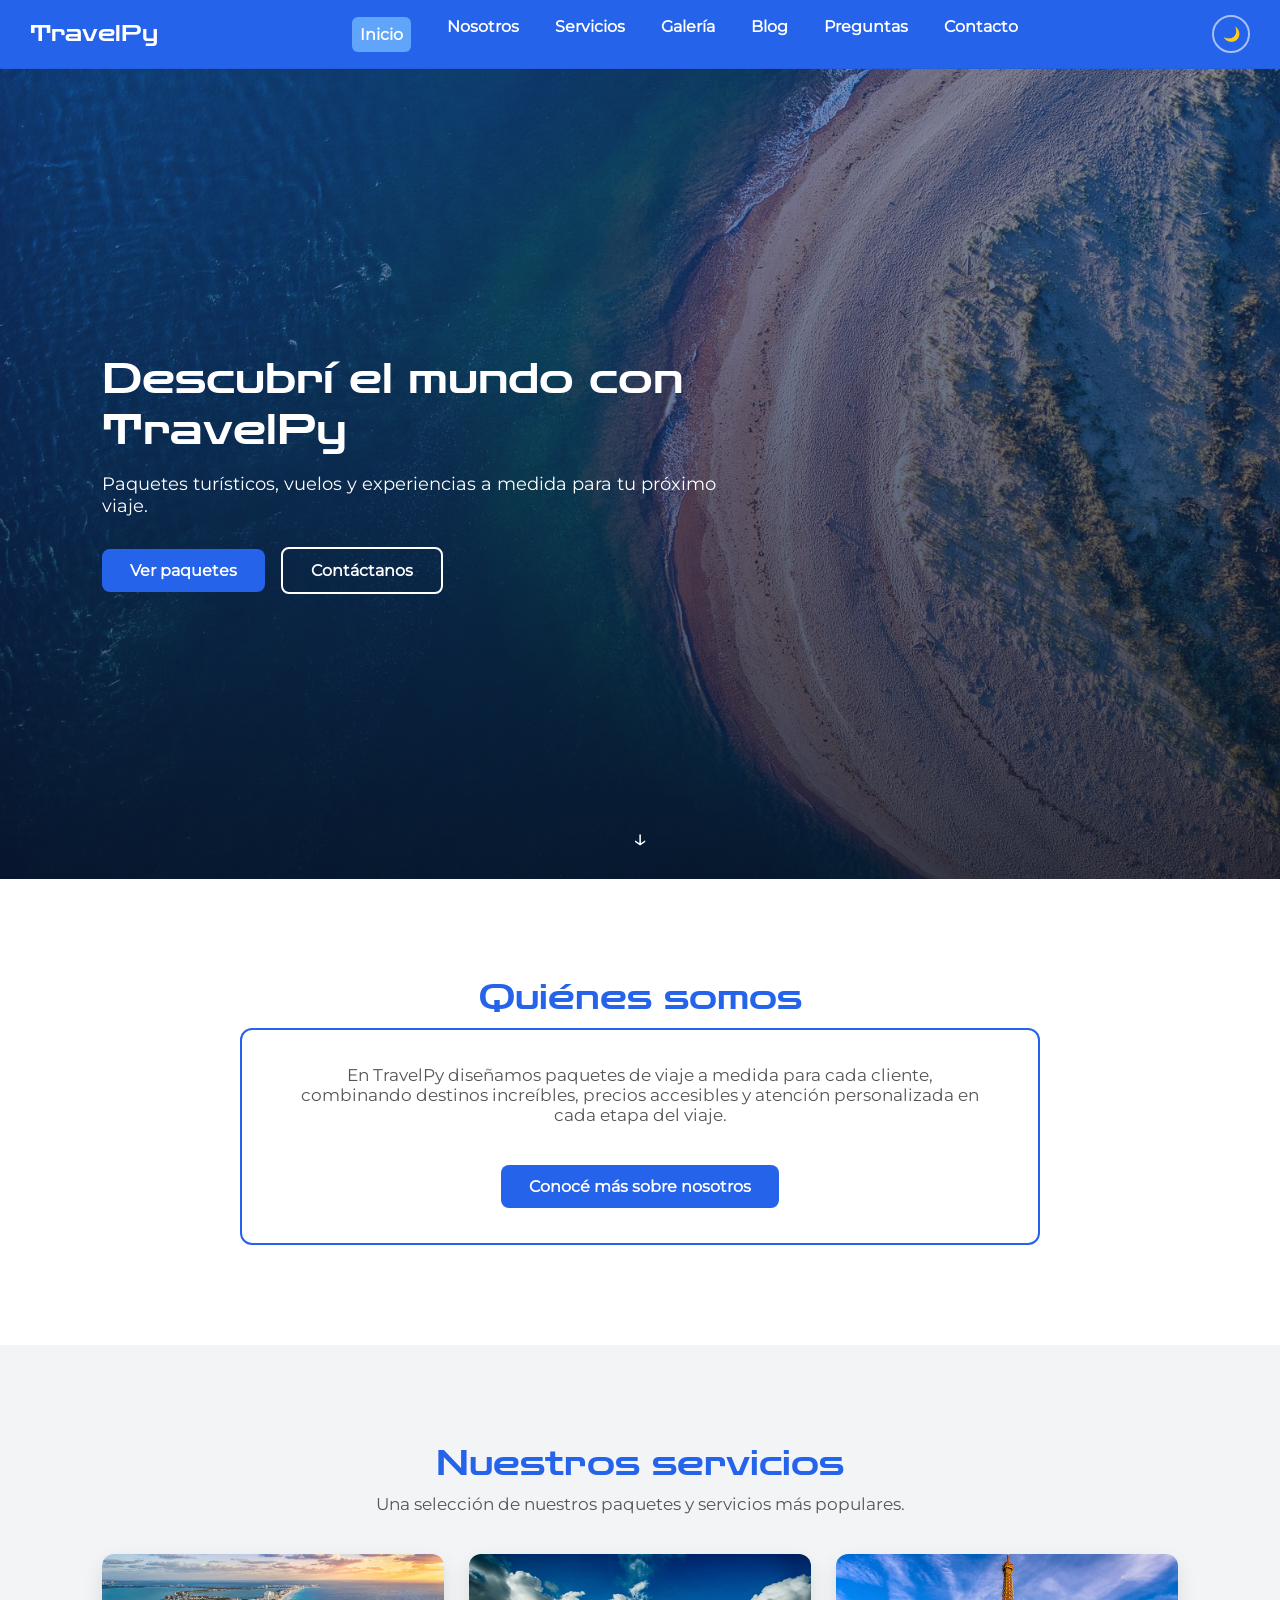
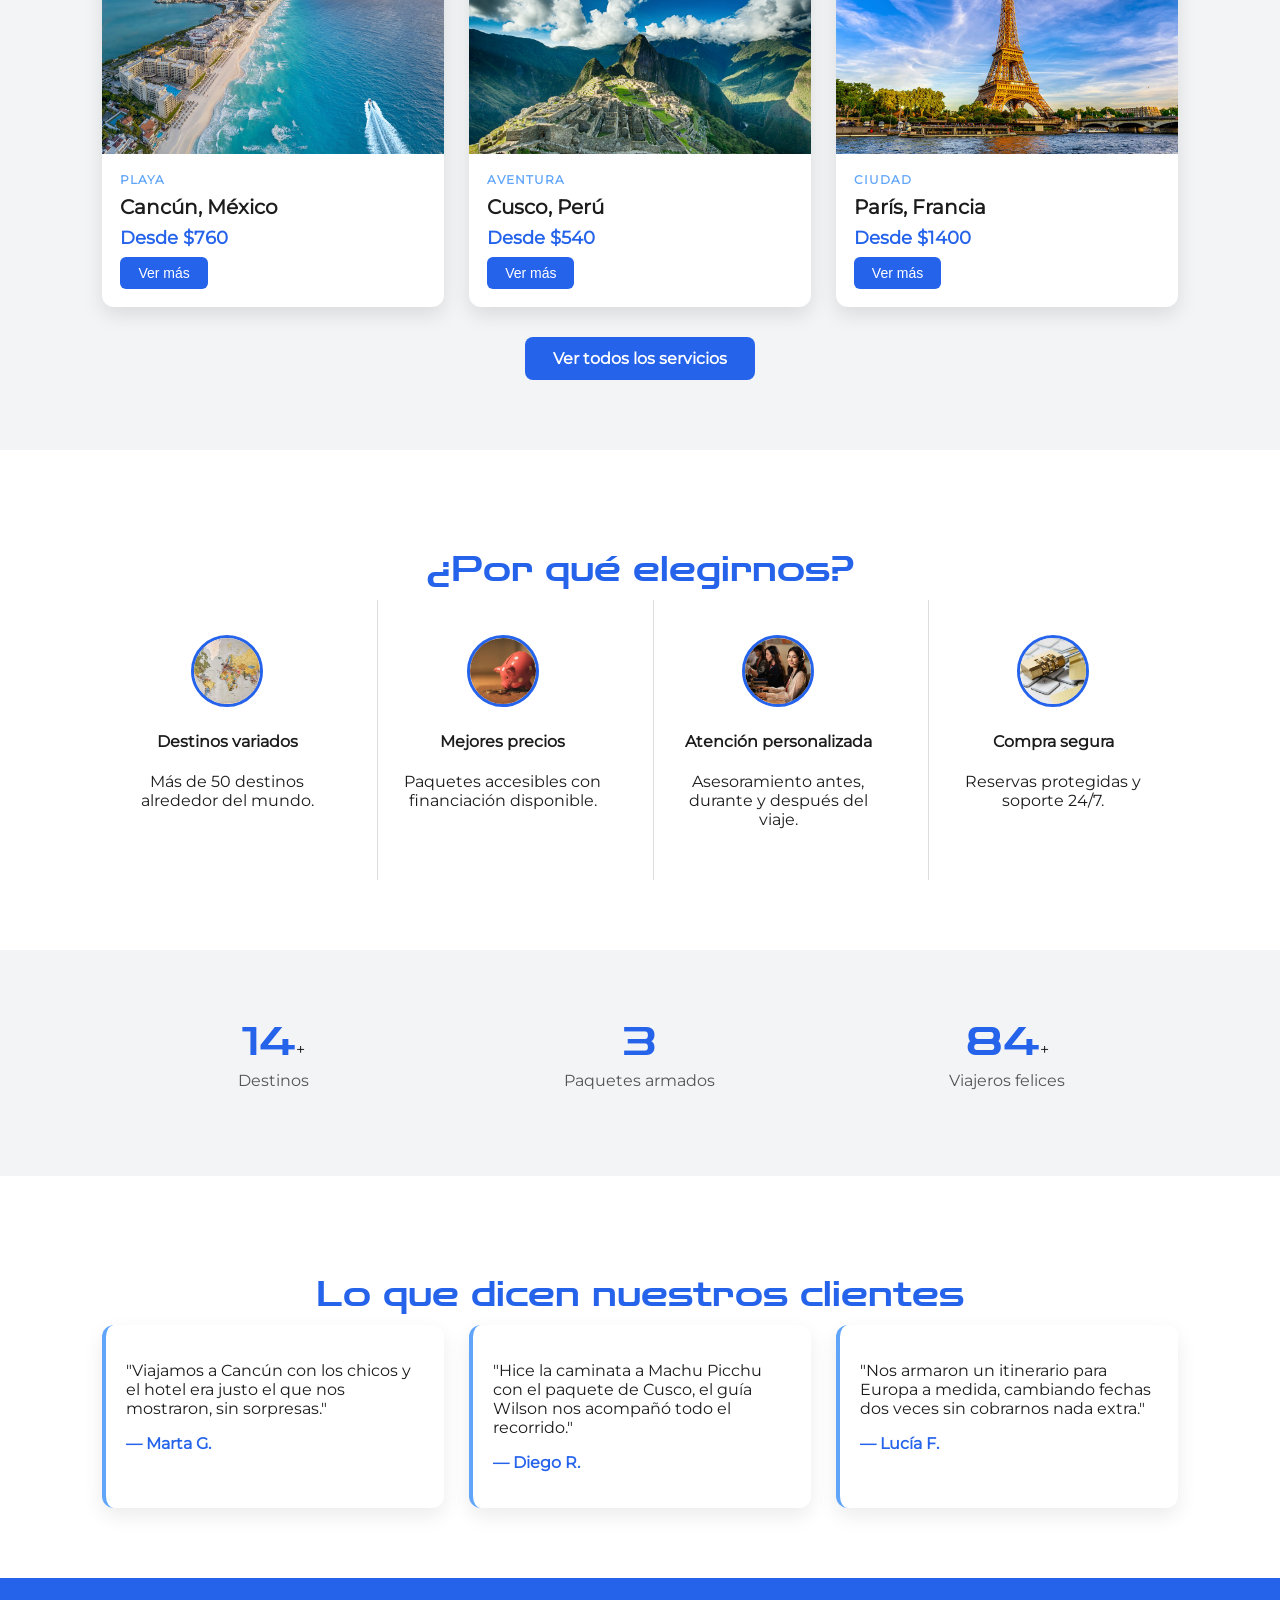
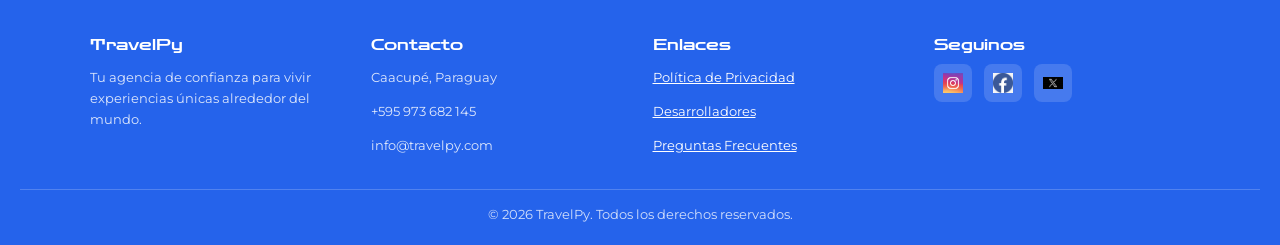
<file: index.html>
<!DOCTYPE html>
<html lang="es">
<head>
  <meta charset="UTF-8">
  <meta name="viewport" content="width=device-width, initial-scale=1.0">
  <title>TravelPy | Agencia de Viajes</title>
  <meta name="description" content="TravelPy, tu agencia de viajes de confianza. Paquetes turísticos, vuelos y experiencias únicas alrededor del mundo.">
  <link rel="stylesheet" href="CSS/styles.css">
</head>
<body>

<header>
  <a href="index.html" class="logo">TravelPy</a>

  <nav class="menu-pc">
    <a href="index.html" class="activo">Inicio</a>
    <a href="nosotros.html">Nosotros</a>
    <a href="servicios.html">Servicios</a>
    <a href="galeria.html">Galería</a>
    <a href="blog.html">Blog</a>
    <a href="faq.html">Preguntas</a>
    <a href="contacto.html">Contacto</a>
  </nav>

  <!-- checkbox oculto para abrir/cerrar el menu en celu,  -->
  <input type="checkbox" id="menu-boton">
  <label class="menu-boton" for="menu-boton">
    <span></span><span></span><span></span>
  </label>
  <nav class="menu-lateral">
    <label for="menu-boton" class="cerrar-menu">✖</label>
    <a href="index.html" class="activo">Inicio</a>
    <a href="nosotros.html">Nosotros</a>
    <a href="servicios.html">Servicios</a>
    <a href="galeria.html">Galería</a>
    <a href="blog.html">Blog</a>
    <a href="faq.html">Preguntas</a>
    <a href="contacto.html">Contacto</a>
  </nav>

  <button class="temas" onclick="cambiarmodo()" aria-label="Cambiar modo claro/oscuro"></button>
</header>

<!-- Banner principal, rota 4 fotos de fondo con css  -->
<section class="portada" id="Inicio">
  <img src="IMG/banner-playa.jpg" alt="" class="portada-media">
  <img src="IMG/banner-ciudad.jpg" alt="" class="portada-media">
  <img src="IMG/banner-montana.jpg" alt="" class="portada-media">
  <img src="IMG/banner-desierto.jpg" alt="" class="portada-media">
  <div class="portada-info">
    <span class="eslogan">Descubrí el mundo con TravelPy</span>
    <p>Paquetes turísticos, vuelos y experiencias a medida para tu próximo viaje.</p>
    <a href="servicios.html" class="boton">Ver paquetes</a>
    <a href="contacto.html" class="boton boton-borde boton-separado">Contáctanos</a>
  </div>
  <a href="#Servicios" class="scroll-abajo" aria-label="Bajar a servicios">&darr;</a>
</section>

<!-- Presentación   del negocio pero breve nomas -->
<section class="aparecer">
  <h2 class="titulo-seccion">Quiénes somos</h2>
  <div class="cuadro-destacado">
    <p class="subtitulo-seccion">
      En TravelPy diseñamos paquetes de viaje a medida para cada cliente,
       combinando destinos increíbles, precios accesibles y atención personalizada en cada etapa del viaje.
    </p>
    <a href="nosotros.html" class="boton">Conocé más sobre nosotros</a>
  </div>
</section>

<!-- Resumen de servicios/productos -->
<section class="fondo-gris aparecer" id="Servicios">
  <h2 class="titulo-seccion">Nuestros servicios</h2>
  <p class="subtitulo-seccion">Una selección de nuestros paquetes y servicios más populares.</p>

  <div class="cuadricula">
    <div class="tarjeta">
      <img src="IMG/galeria/viaje5.jpg" alt="Cancún, México">
      <div class="tarjeta-info">
        <span class="categoria">Playa</span>
        <h4>Cancún, México</h4>
        <p class="precio">Desde $760</p>
        <button class="boton-tarjeta ver-mas"
          data-nombre="Cancún, México"
          data-descripcion="Hotel familiar con parque acuático para los chicos, 6 días todo incluido."
          data-precio="$760 por persona">
          Ver más
        </button>
      </div>
    </div>

    <div class="tarjeta">
      <img src="IMG/galeria/viaje10.jpg" alt="Cusco, Perú">
      <div class="tarjeta-info">
        <span class="categoria">Aventura</span>
        <h4>Cusco, Perú</h4>
        <p class="precio">Desde $540</p>
        <button class="boton-tarjeta ver-mas"
          data-nombre="Cusco, Perú"
          data-descripcion="Caminata hasta Machu Picchu en 5 días, con guía y equipo de montaña incluidos."
          data-precio="$540 por persona">
          Ver más
        </button>
      </div>
    </div>

    <div class="tarjeta">
      <img src="IMG/galeria/viaje9.jpg" alt="París, Francia">
      <div class="tarjeta-info">
        <span class="categoria">Ciudad</span>
        <h4>París, Francia</h4>
        <p class="precio">Desde $1400</p>
        <button class="boton-tarjeta ver-mas"
          data-nombre="París, Francia"
          data-descripcion="Hotel cerca de la Torre Eiffel y entrada al Museo del Louvre, 7 días de recorrido."
          data-precio="$1400 por persona">
          Ver más
        </button>
      </div>
    </div>
  </div>

  <div class="centrado espacio-arriba">
    <a href="servicios.html" class="boton">Ver todos los servicios</a>
  </div>
</section>

<div id="modalServicio" class="modal">
  <div class="modal-contenido">
    <button class="modal-cerrar" data-modal-close>&times;</button>
    <h3 id="servicioTitulo"></h3>
    <p id="servicioDescripcion"></p>
    <p id="servicioPrecio" class="precio"></p>
  </div>
</div>

<!-- Beneficios o   ventajas -->
<section class="aparecer">
  <h2 class="titulo-seccion">¿Por qué elegirnos?</h2>
  <div class="beneficios">
    <div class="beneficio">
      <div class="icono"><img src="IMG/icono-destinos.jpg" alt="Mapa del mundo"></div>
      <h4>Destinos variados</h4>
      <p>Más de 50 destinos alrededor del mundo.</p>
    </div>
    <div class="beneficio">
      <div class="icono"><img src="IMG/icono-precios.jpg" alt="Alcancía con monedas"></div>
      <h4>Mejores precios</h4>
      <p>Paquetes accesibles con financiación disponible.</p>
    </div>
    <div class="beneficio">
      <div class="icono"><img src="IMG/icono-atencion.jpg" alt="Agente atendiendo a un cliente"></div>
      <h4>Atención personalizada</h4>
      <p>Asesoramiento antes, durante y después del viaje.</p>
    </div>
    <div class="beneficio">
      <div class="icono"><img src="IMG/icono-seguridad.jpg" alt="Candado sobre un teclado"></div>
      <h4>Compra segura</h4>
      <p>Reservas protegidas y soporte 24/7.</p>
    </div>
  </div>
</section>

<!-- Cifras, los numeros suben animados con js cuando entran en pantalla -->
<section class="fondo-gris aparecer">
  <div class="cifras">
    <div class="cifra">
      <span><span class="numero" data-hasta="50">0</span>+</span>
      <p>Destinos</p>
    </div>
    <div class="cifra">
      <span class="numero" data-hasta="12">0</span>
      <p>Paquetes armados</p>
    </div>
    <div class="cifra">
      <span><span class="numero" data-hasta="300">0</span>+</span>
      <p>Viajeros felices</p>
    </div>
  </div>
</section>

<!-- Testimonios -->
<section class="aparecer">
  <h2 class="titulo-seccion">Lo que dicen nuestros clientes</h2>
  <div class="testimonios">
    <div class="testimonio">
      <p>"Viajamos a Cancún con los chicos y el hotel era justo el que nos mostraron, sin sorpresas."</p>
      <p class="autor">— Marta G.</p>
    </div>
    <div class="testimonio">
      <p>"Hice la caminata a Machu Picchu con el paquete de Cusco, el guía Wilson nos acompañó todo el recorrido."</p>
      <p class="autor">— Diego R.</p>
    </div>
    <div class="testimonio">
      <p>"Nos armaron un itinerario para Europa a medida, cambiando fechas dos veces sin cobrarnos nada extra."</p>
      <p class="autor">— Lucía F.</p>
    </div>
  </div>
</section>
<!-- footer -->
<footer>
  <div class="footer-cuadricula">
    <div>
      <h5>TravelPy</h5>
      <p class="texto-pie">Tu agencia de confianza para vivir experiencias únicas alrededor del mundo.</p>
    </div>
    <div>
      <h5>Contacto</h5>
      <p class="texto-pie">Caacupé, Paraguay</p>
      <p class="texto-pie">+595 973 682 145</p>
      <p class="texto-pie">info@travelpy.com</p>
    </div>
    <div>
      <h5>Enlaces</h5>
      <p class="texto-pie"><a href="privacidad.html">Política de Privacidad</a></p>
      <p class="texto-pie"><a href="desarrolladores.html">Desarrolladores</a></p>
      <p class="texto-pie"><a href="faq.html">Preguntas Frecuentes</a></p>
    </div>
    <div>
      <h5>Seguinos</h5>
      <div class="redes">
        <a href="https://instagram.com/travelpy" aria-label="Instagram"><img src="IMG/logo-instagram.png" alt="Instagram"></a>
        <a href="https://facebook.com/travelpy" aria-label="Facebook"><img src="IMG/logo-facebook.png" alt="Facebook"></a>
        <a href="https://x.com/travelpy" aria-label="X"><img src="IMG/logo-x.png" alt="X"></a>
      </div>
    </div>
  </div>
  <p class="derechos">© 2026 TravelPy. Todos los derechos reservados.</p>
</footer>

<script src="JS/script.js"></script>
<script src="JS/servicios.js"></script>
</body>
</html>
</file>
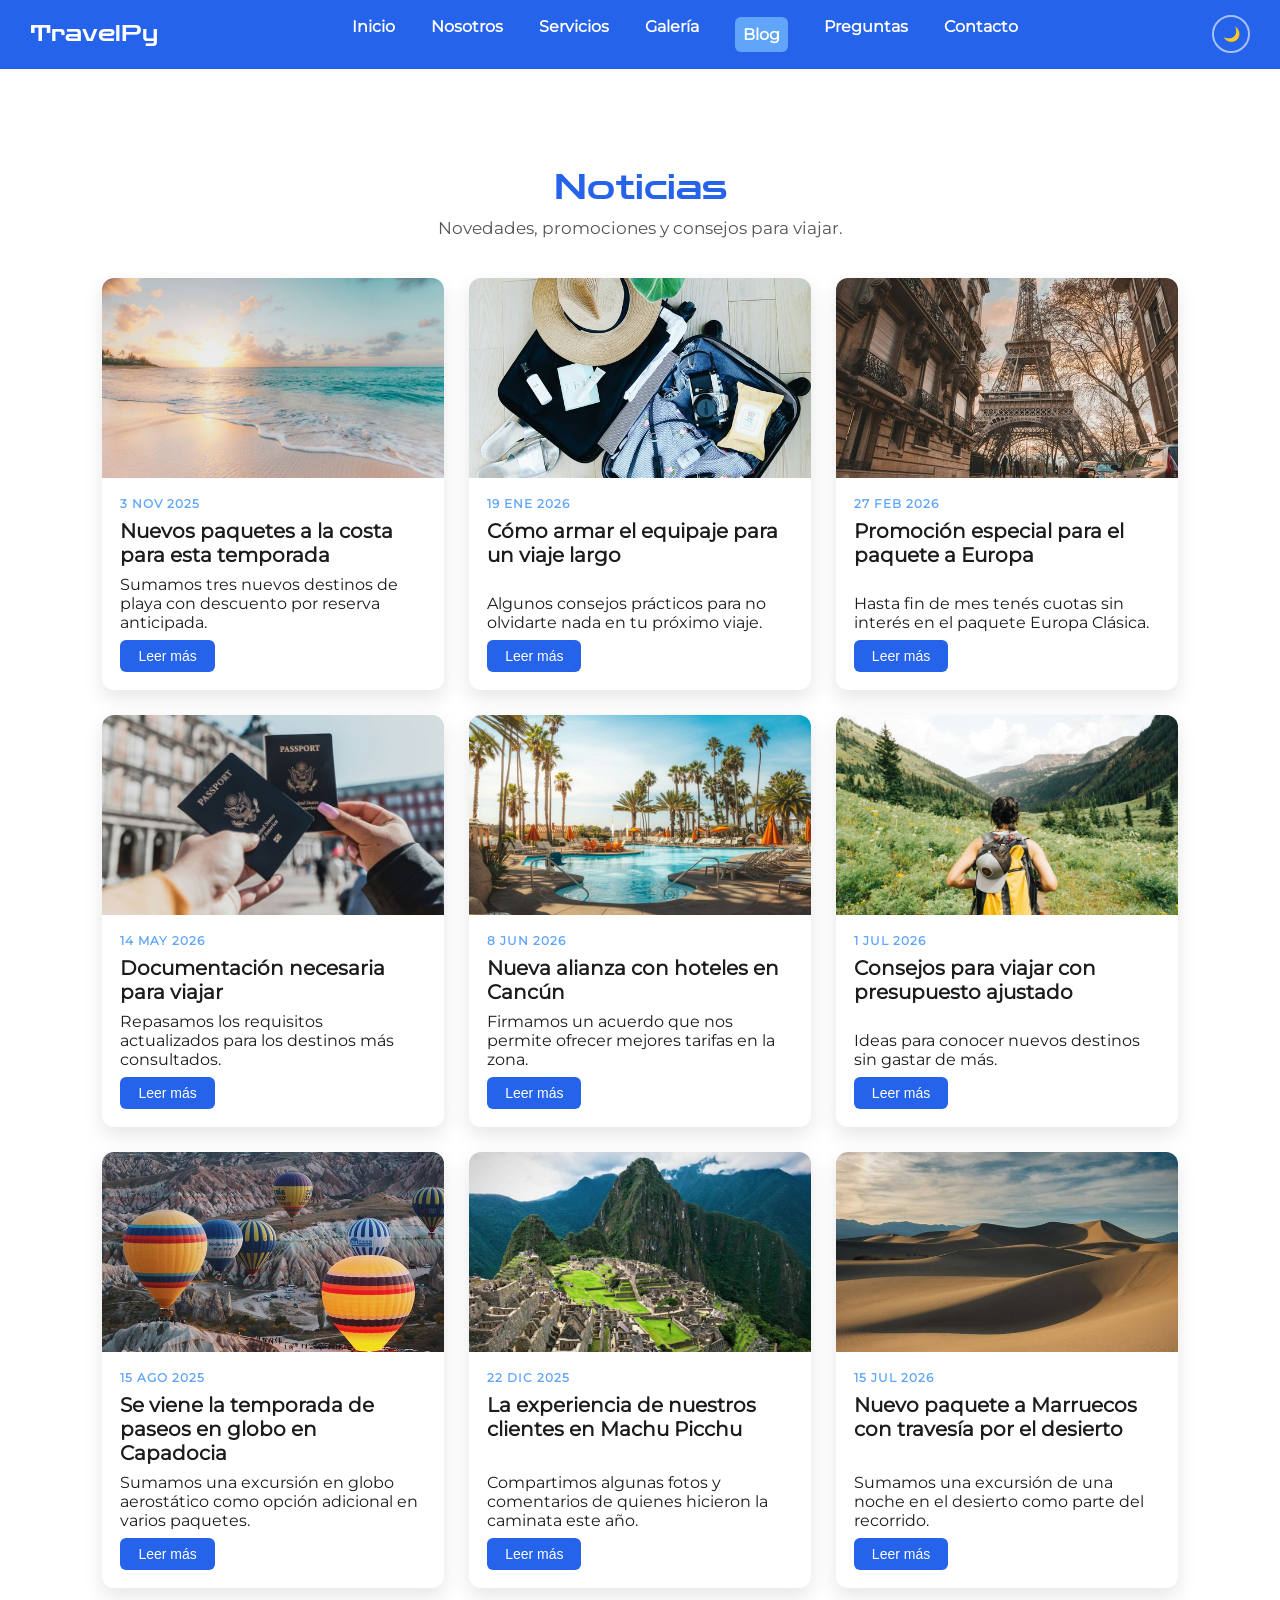
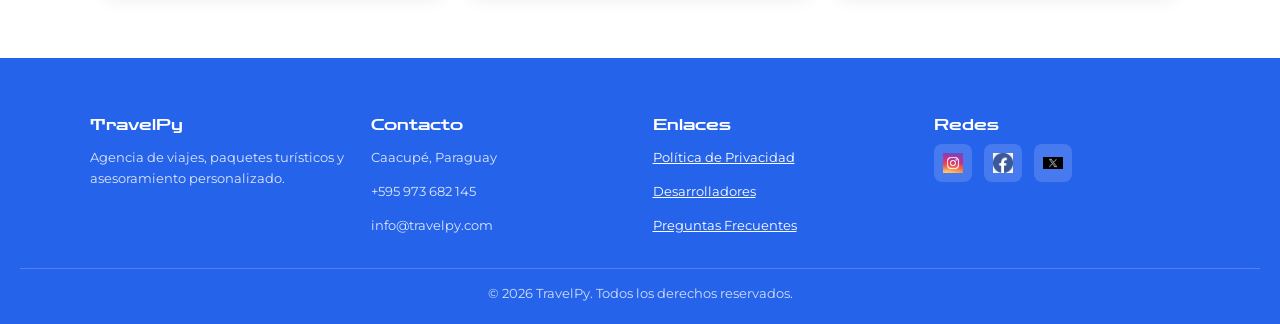
<file: blog.html>
<!DOCTYPE html>
<html lang="es">
<head>
  <meta charset="UTF-8">
  <meta name="viewport" content="width=device-width, initial-scale=1.0">
  <title>Blog | TravelPy</title>
  <link rel="stylesheet" href="CSS/styles.css">
</head>
<body>

<header>
  <a href="index.html" class="logo">TravelPy</a>

  <nav class="menu-pc">
    <a href="index.html">Inicio</a>
    <a href="nosotros.html">Nosotros</a>
    <a href="servicios.html">Servicios</a>
    <a href="galeria.html">Galería</a>
    <a href="blog.html" class="activo">Blog</a>
    <a href="faq.html">Preguntas</a>
    <a href="contacto.html">Contacto</a>
  </nav>

  <!-- checkbox oculto para abrir/cerrar el menu en celu, sin usar js -->
  <input type="checkbox" id="menu-boton">
  <label class="menu-boton" for="menu-boton">
    <span></span><span></span><span></span>
  </label>
  <nav class="menu-lateral">
    <label for="menu-boton" class="cerrar-menu">✖</label>
    <a href="index.html">Inicio</a>
    <a href="nosotros.html">Nosotros</a>
    <a href="servicios.html">Servicios</a>
    <a href="galeria.html">Galería</a>
    <a href="blog.html" class="activo">Blog</a>
    <a href="faq.html">Preguntas</a>
    <a href="contacto.html">Contacto</a>
  </nav>

  <button class="temas" onclick="cambiarmodo()" aria-label="Cambiar modo claro/oscuro"></button>
</header>

<section class="aparecer">
  <h2 class="titulo-seccion">Noticias</h2>
  <p class="subtitulo-seccion">Novedades, promociones y consejos para viajar.</p>

  <div class="cuadricula">

    <div class="tarjeta">
      <img src="IMG/blog1.jpg" alt="Playa al atardecer">
      <div class="tarjeta-info">
        <span class="categoria">3 nov 2025</span>
        <h4>Nuevos paquetes a la costa para esta temporada</h4>
        <p>Sumamos tres nuevos destinos de playa con descuento por reserva anticipada.</p>
        <button class="boton-tarjeta leer-mas"
          data-fecha="3 nov 2025"
          data-titulo="Nuevos paquetes a la costa para esta temporada"
          data-contenido="Sumamos tres nuevos destinos de playa con descuento por reserva anticipada. Los paquetes incluyen alojamiento frente al mar y traslados, y ya están disponibles para reservar en la sección de Servicios.">
          Leer más
        </button>
      </div>
    </div>

    <div class="tarjeta">
      <img src="IMG/blog2.jpg" alt="Valija abierta con ropa para armar el equipaje">
      <div class="tarjeta-info">
        <span class="categoria">19 ene 2026</span>
        <h4>Cómo armar el equipaje para un viaje largo</h4>
        <p>Algunos consejos prácticos para no olvidarte nada en tu próximo viaje.</p>
        <button class="boton-tarjeta leer-mas"
          data-fecha="19 ene 2026"
          data-titulo="Cómo armar el equipaje para un viaje largo"
          data-contenido="Algunos consejos prácticos para no olvidarte nada en tu próximo viaje: hacé una lista por categorías, dejá espacio libre en la valija para las compras y llevá siempre documentación impresa además de la digital.">
          Leer más
        </button>
      </div>
    </div>

    <div class="tarjeta">
      <img src="IMG/blog3.jpg" alt="Torre Eiffel en una calle de París">
      <div class="tarjeta-info">
        <span class="categoria">27 feb 2026</span>
        <h4>Promoción especial para el paquete a Europa</h4>
        <p>Hasta fin de mes tenés cuotas sin interés en el paquete Europa Clásica.</p>
        <button class="boton-tarjeta leer-mas"
          data-fecha="27 feb 2026"
          data-titulo="Promoción especial para el paquete a Europa"
          data-contenido="Hasta fin de mes tenés cuotas sin interés en el paquete Europa Clásica (Madrid, París y Roma). Consultá disponibilidad de fechas escribiéndonos por el formulario de contacto.">
          Leer más
        </button>
      </div>
    </div>

    <div class="tarjeta">
      <img src="IMG/blog4.jpg" alt="Personas sosteniendo pasaportes en la calle">
      <div class="tarjeta-info">
        <span class="categoria">14 may 2026</span>
        <h4>Documentación necesaria para viajar</h4>
        <p>Repasamos los requisitos actualizados para los destinos más consultados.</p>
        <button class="boton-tarjeta leer-mas"
          data-fecha="14 may 2026"
          data-titulo="Documentación necesaria para viajar"
          data-contenido="Repasamos los requisitos actualizados para los destinos más consultados: pasaporte vigente con al menos 6 meses de validez, y para algunos países se pide además seguro de viaje. Te asesoramos según el destino elegido.">
          Leer más
        </button>
      </div>
    </div>

    <div class="tarjeta">
      <img src="IMG/blog5.jpg" alt="Piscina de hotel rodeada de palmeras">
      <div class="tarjeta-info">
        <span class="categoria">8 jun 2026</span>
        <h4>Nueva alianza con hoteles en Cancún</h4>
        <p>Firmamos un acuerdo que nos permite ofrecer mejores tarifas en la zona.</p>
        <button class="boton-tarjeta leer-mas"
          data-fecha="8 jun 2026"
          data-titulo="Nueva alianza con hoteles en Cancún"
          data-contenido="Firmamos un acuerdo que nos permite ofrecer mejores tarifas en la zona de Cancún, con habitaciones familiares y acceso a parque acuático incluido en varios paquetes.">
          Leer más
        </button>
      </div>
    </div>

    <div class="tarjeta">
      <img src="IMG/blog6.jpg" alt="Persona con mochila caminando por un valle">
      <div class="tarjeta-info">
        <span class="categoria">1 jul 2026</span>
        <h4>Consejos para viajar con presupuesto ajustado</h4>
        <p>Ideas para conocer nuevos destinos sin gastar de más.</p>
        <button class="boton-tarjeta leer-mas"
          data-fecha="1 jul 2026"
          data-titulo="Consejos para viajar con presupuesto ajustado"
          data-contenido="Ideas para conocer nuevos destinos sin gastar de más: viajar en temporada baja, reservar con anticipación y aprovechar los paquetes con cuotas que publicamos en la sección de Servicios.">
          Leer más
        </button>
      </div>
    </div>

    <div class="tarjeta">
      <img src="IMG/galeria/g13.jpg" alt="Globos aerostáticos sobre un valle">
      <div class="tarjeta-info">
        <span class="categoria">15 ago 2025</span>
        <h4>Se viene la temporada de paseos en globo en Capadocia</h4>
        <p>Sumamos una excursión en globo aerostático como opción adicional en varios paquetes.</p>
        <button class="boton-tarjeta leer-mas"
          data-fecha="15 ago 2025"
          data-titulo="Se viene la temporada de paseos en globo en Capadocia"
          data-contenido="Sumamos una excursión en globo aerostático como opción adicional en los paquetes que incluyen Turquía. Se recomienda reservarla con anticipación porque los cupos son limitados por día.">
          Leer más
        </button>
      </div>
    </div>

    <div class="tarjeta">
      <img src="IMG/galeria/g11.jpg" alt="Ruinas de Machu Picchu en la montaña">
      <div class="tarjeta-info">
        <span class="categoria">22 dic 2025</span>
        <h4>La experiencia de nuestros clientes en Machu Picchu</h4>
        <p>Compartimos algunas fotos y comentarios de quienes hicieron la caminata este año.</p>
        <button class="boton-tarjeta leer-mas"
          data-fecha="22 dic 2025"
          data-titulo="La experiencia de nuestros clientes en Machu Picchu"
          data-contenido="Compartimos algunas fotos y comentarios de quienes hicieron la caminata a Machu Picchu este año con nosotros. Un grupo que viajó en octubre nos escribió para agradecer al guía, Wilson, que los acompañó los 4 días completos.">
          Leer más
        </button>
      </div>
    </div>

    <div class="tarjeta">
      <img src="IMG/galeria/g14.jpg" alt="Dunas de un desierto">
      <div class="tarjeta-info">
        <span class="categoria">15 jul 2026</span>
        <h4>Nuevo paquete a Marruecos con travesía por el desierto</h4>
        <p>Sumamos una excursión de una noche en el desierto como parte del recorrido.</p>
        <button class="boton-tarjeta leer-mas"
          data-fecha="15 jul 2026"
          data-titulo="Nuevo paquete a Marruecos con travesía por el desierto"
          data-contenido="Sumamos una excursión de una noche en el desierto como parte del recorrido por Marruecos, con traslado en 4x4, cena y alojamiento en jaimas. Ya está disponible para reservar dentro del paquete Marruecos Clásico.">
          Leer más
        </button>
      </div>
    </div>

  </div>
</section>

<div id="modalNoticia" class="modal">
  <div class="modal-contenido modal-noticia">
    <button class="modal-cerrar" data-modal-close>&times;</button>
    <span id="noticiaFecha" class="categoria"></span>
    <h3 id="noticiaTitulo" class="texto-izquierda"></h3>
    <p id="noticiaContenido"></p>
  </div>
</div>

<footer>
  <div class="footer-cuadricula">
    <div>
      <h5>TravelPy</h5>
      <p class="texto-pie">Agencia de viajes, paquetes turísticos y asesoramiento personalizado.</p>
    </div>
    <div>
      <h5>Contacto</h5>
      <p class="texto-pie">Caacupé, Paraguay</p>
      <p class="texto-pie">+595 973 682 145</p>
      <p class="texto-pie">info@travelpy.com</p>
    </div>
    <div>
      <h5>Enlaces</h5>
      <p class="texto-pie"><a href="privacidad.html">Política de Privacidad</a></p>
      <p class="texto-pie"><a href="desarrolladores.html">Desarrolladores</a></p>
      <p class="texto-pie"><a href="faq.html">Preguntas Frecuentes</a></p>
    </div>
    <div>
      <h5>Redes</h5>
      <div class="redes">
        <a href="https://instagram.com/travelpy" aria-label="Instagram"><img src="IMG/logo-instagram.png" alt="Instagram"></a>
        <a href="https://facebook.com/travelpy" aria-label="Facebook"><img src="IMG/logo-facebook.png" alt="Facebook"></a>
        <a href="https://x.com/travelpy" aria-label="X"><img src="IMG/logo-x.png" alt="X"></a>
      </div>
    </div>
  </div>
  <p class="derechos">© 2026 TravelPy. Todos los derechos reservados.</p>
</footer>

<script src="JS/script.js"></script>
<script src="JS/blog.js"></script>
</body>
</html>
</file>
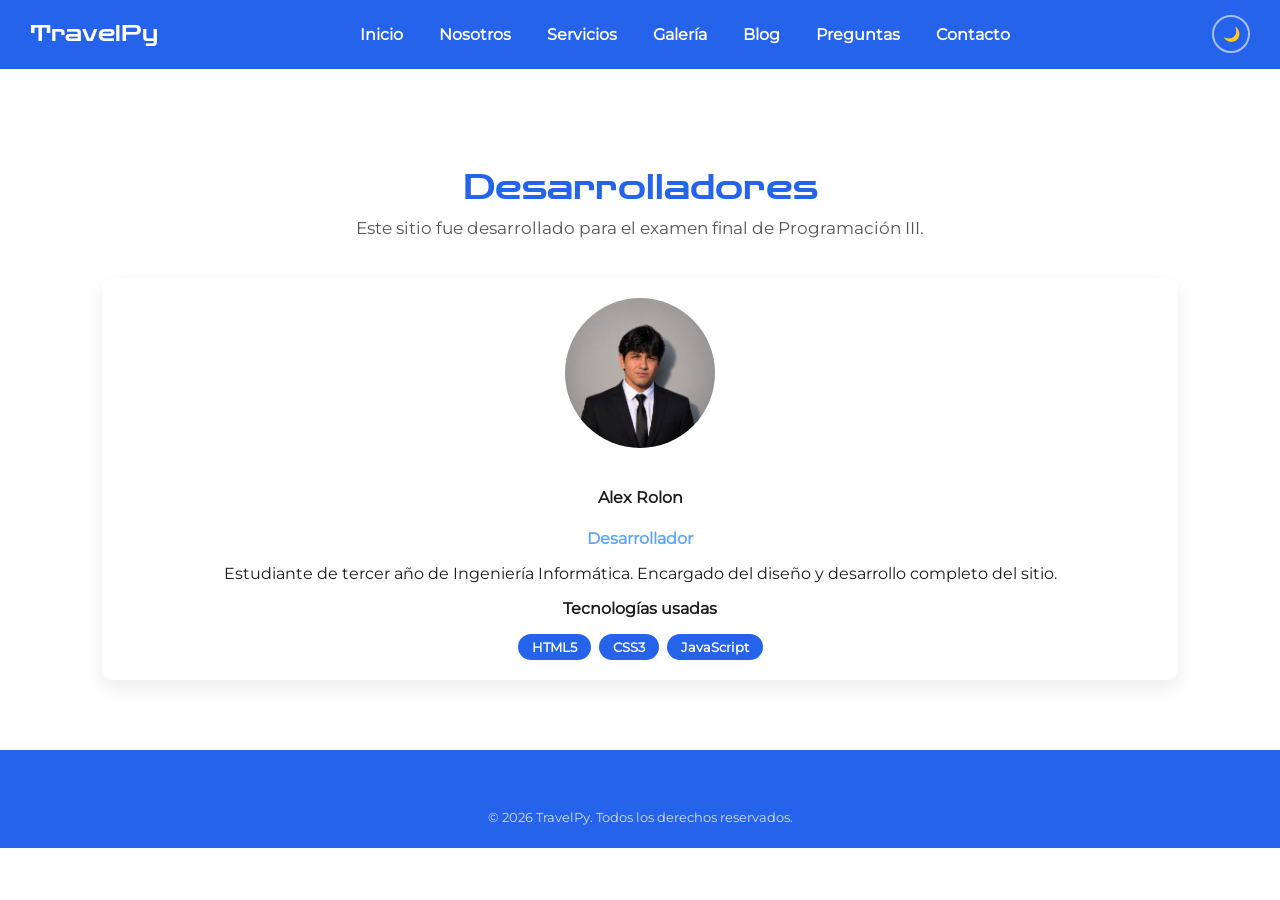
<file: desarrolladores.html>
<!DOCTYPE html>
<html lang="es">
<head>
  <meta charset="UTF-8">
  <meta name="viewport" content="width=device-width, initial-scale=1.0">
  <title>Desarrolladores | TravelPy</title>
  <link rel="stylesheet" href="CSS/styles.css">
</head>
<body>

<header>
  <a href="index.html" class="logo">TravelPy</a>

  <nav class="menu-pc">
    <a href="index.html">Inicio</a>
    <a href="nosotros.html">Nosotros</a>
    <a href="servicios.html">Servicios</a>
    <a href="galeria.html">Galería</a>
    <a href="blog.html">Blog</a>
    <a href="faq.html">Preguntas</a>
    <a href="contacto.html">Contacto</a>
  </nav>

  <!-- checkbox oculto para abrir/cerrar el menu en celu, sin usar js -->
  <input type="checkbox" id="menu-boton">
  <label class="menu-boton" for="menu-boton">
    <span></span><span></span><span></span>
  </label>
  <nav class="menu-lateral">
    <label for="menu-boton" class="cerrar-menu">✖</label>
    <a href="index.html">Inicio</a>
    <a href="nosotros.html">Nosotros</a>
    <a href="servicios.html">Servicios</a>
    <a href="galeria.html">Galería</a>
    <a href="blog.html">Blog</a>
    <a href="faq.html">Preguntas</a>
    <a href="contacto.html">Contacto</a>
  </nav>

  <button class="temas" onclick="cambiarmodo()" aria-label="Cambiar modo claro/oscuro"></button>
</header>

<section class="aparecer">
  <h2 class="titulo-seccion">Desarrolladores</h2>
  <p class="subtitulo-seccion">Este sitio fue desarrollado para el examen final de Programación III.</p>

  <div class="equipo">
    <div class="miembro">
      <img src="IMG/fotoAlex.png" alt="Alex Rolon">
      <h4>Alex Rolon</h4>
      <p class="rol">Desarrollador</p>
      <p>Estudiante de tercer año de Ingeniería Informática. Encargado del diseño y desarrollo completo del sitio.</p>
      <p><strong>Tecnologías usadas</strong></p>
      <div class="tecnologias">
        <span class="badge-tec">HTML5</span>
        <span class="badge-tec">CSS3</span>
        <span class="badge-tec">JavaScript</span>
      </div>
    </div>
  </div>
</section>

<footer>
  <p class="derechos sin-borde-arriba">© 2026 TravelPy. Todos los derechos reservados.</p>
</footer>

<script src="JS/script.js"></script>
</body>
</html>
</file>
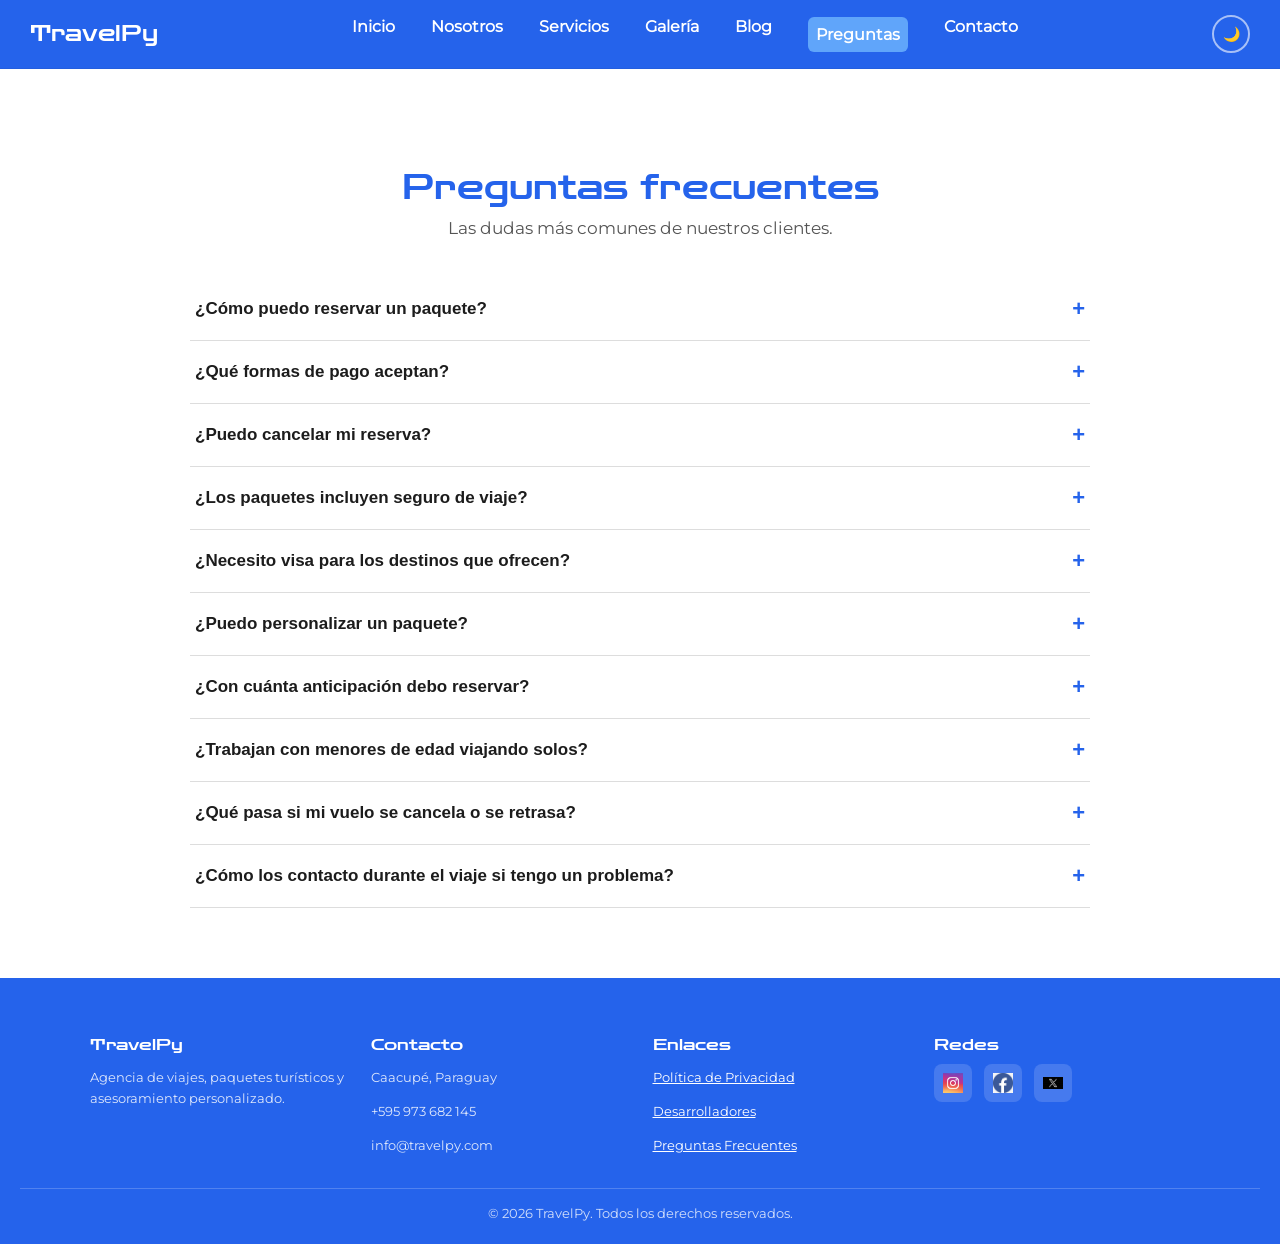
<file: faq.html>
<!DOCTYPE html>
<html lang="es">
<head>
  <meta charset="UTF-8">
  <meta name="viewport" content="width=device-width, initial-scale=1.0">
  <title>Preguntas Frecuentes | TravelPy</title>
  <link rel="stylesheet" href="CSS/styles.css">
</head>
<body>

<header>
  <a href="index.html" class="logo">TravelPy</a>

  <nav class="menu-pc">
    <a href="index.html">Inicio</a>
    <a href="nosotros.html">Nosotros</a>
    <a href="servicios.html">Servicios</a>
    <a href="galeria.html">Galería</a>
    <a href="blog.html">Blog</a>
    <a href="faq.html" class="activo">Preguntas</a>
    <a href="contacto.html">Contacto</a>
  </nav>

  <!-- checkbox oculto para abrir/cerrar el menu en celu, sin usar js -->
  <input type="checkbox" id="menu-boton">
  <label class="menu-boton" for="menu-boton">
    <span></span><span></span><span></span>
  </label>
  <nav class="menu-lateral">
    <label for="menu-boton" class="cerrar-menu">✖</label>
    <a href="index.html">Inicio</a>
    <a href="nosotros.html">Nosotros</a>
    <a href="servicios.html">Servicios</a>
    <a href="galeria.html">Galería</a>
    <a href="blog.html">Blog</a>
    <a href="faq.html" class="activo">Preguntas</a>
    <a href="contacto.html">Contacto</a>
  </nav>

  <button class="temas" onclick="cambiarmodo()" aria-label="Cambiar modo claro/oscuro"></button>
</header>

<section class="aparecer">
  <h2 class="titulo-seccion">Preguntas frecuentes</h2>
  <p class="subtitulo-seccion">Las dudas más comunes de nuestros clientes.</p>

  <div class="pagina-legal">

    <!-- cada pregunta es un accordion-item con su boton y su respuesta
         el js le agrega la clase "activo" al hacer click, y el css se VA A encargaR
         de mostrar o ocultar la respuesta con una transicion de max-height -->
    <div class="accordion-item">
      <button class="accordion-header">¿Cómo puedo reservar un paquete?</button>
      <div class="accordion-body"><p>Podés reservar completando el formulario de contacto o escribiéndonos directamente por WhatsApp o correo.</p></div>
    </div>

    <div class="accordion-item">
      <button class="accordion-header">¿Qué formas de pago aceptan?</button>
      <div class="accordion-body"><p>Aceptamos tarjeta de crédito, débito y transferencia bancaria. Algunos paquetes admiten cuotas.</p></div>
    </div>

    <div class="accordion-item">
      <button class="accordion-header">¿Puedo cancelar mi reserva?</button>
      <div class="accordion-body"><p>Sí, según el paquete y la fecha de cancelación puede aplicarse un cargo administrativo. Te lo detallamos antes de confirmar la reserva.</p></div>
    </div>

    <div class="accordion-item">
      <button class="accordion-header">¿Los paquetes incluyen seguro de viaje?</button>
      <div class="accordion-body"><p>Algunos paquetes lo incluyen. En los que no, podemos agregarlo como servicio adicional.</p></div>
    </div>

    <div class="accordion-item">
      <button class="accordion-header">¿Necesito visa para los destinos que ofrecen?</button>
      <div class="accordion-body"><p>Depende del destino y tu nacionalidad. Te asesoramos sobre los requisitos antes de confirmar el viaje.</p></div>
    </div>

    <div class="accordion-item">
      <button class="accordion-header">¿Puedo personalizar un paquete?</button>
      <div class="accordion-body"><p>Sí, armamos itinerarios a medida según tus fechas, presupuesto y preferencias.</p></div>
    </div>

    <div class="accordion-item">
      <button class="accordion-header">¿Con cuánta anticipación debo reservar?</button>
      <div class="accordion-body"><p>Recomendamos al menos 30 días antes, aunque para temporada alta conviene reservar con más tiempo.</p></div>
    </div>

    <div class="accordion-item">
      <button class="accordion-header">¿Trabajan con menores de edad viajando solos?</button>
      <div class="accordion-body"><p>Sí, gestionamos la documentación necesaria para menores que viajan sin uno de los padres o solos.</p></div>
    </div>

    <div class="accordion-item">
      <button class="accordion-header">¿Qué pasa si mi vuelo se cancela o se retrasa?</button>
      <div class="accordion-body"><p>Nuestro equipo de soporte te acompaña para reprogramar el itinerario según corresponda.</p></div>
    </div>

    <div class="accordion-item">
      <button class="accordion-header">¿Cómo los contacto durante el viaje si tengo un problema?</button>
      <div class="accordion-body"><p>Contás con una línea de contacto directa disponible durante todo el viaje.</p></div>
    </div>

  </div>
</section>

<footer>
  <div class="footer-cuadricula">
    <div>
      <h5>TravelPy</h5>
      <p class="texto-pie">Agencia de viajes, paquetes turísticos y asesoramiento personalizado.</p>
    </div>
    <div>
      <h5>Contacto</h5>
      <p class="texto-pie">Caacupé, Paraguay</p>
      <p class="texto-pie">+595 973 682 145</p>
      <p class="texto-pie">info@travelpy.com</p>
    </div>
    <div>
      <h5>Enlaces</h5>
      <p class="texto-pie"><a href="privacidad.html">Política de Privacidad</a></p>
      <p class="texto-pie"><a href="desarrolladores.html">Desarrolladores</a></p>
      <p class="texto-pie"><a href="faq.html">Preguntas Frecuentes</a></p>
    </div>
    <div>
      <h5>Redes</h5>
      <div class="redes">
        <a href="https://instagram.com/travelpy" aria-label="Instagram"><img src="IMG/logo-instagram.png" alt="Instagram"></a>
        <a href="https://facebook.com/travelpy" aria-label="Facebook"><img src="IMG/logo-facebook.png" alt="Facebook"></a>
        <a href="https://x.com/travelpy" aria-label="X"><img src="IMG/logo-x.png" alt="X"></a>
      </div>
    </div>
  </div>
  <p class="derechos">© 2026 TravelPy. Todos los derechos reservados.</p>
</footer>

<script src="JS/script.js"></script>
</body>
</html>
</file>
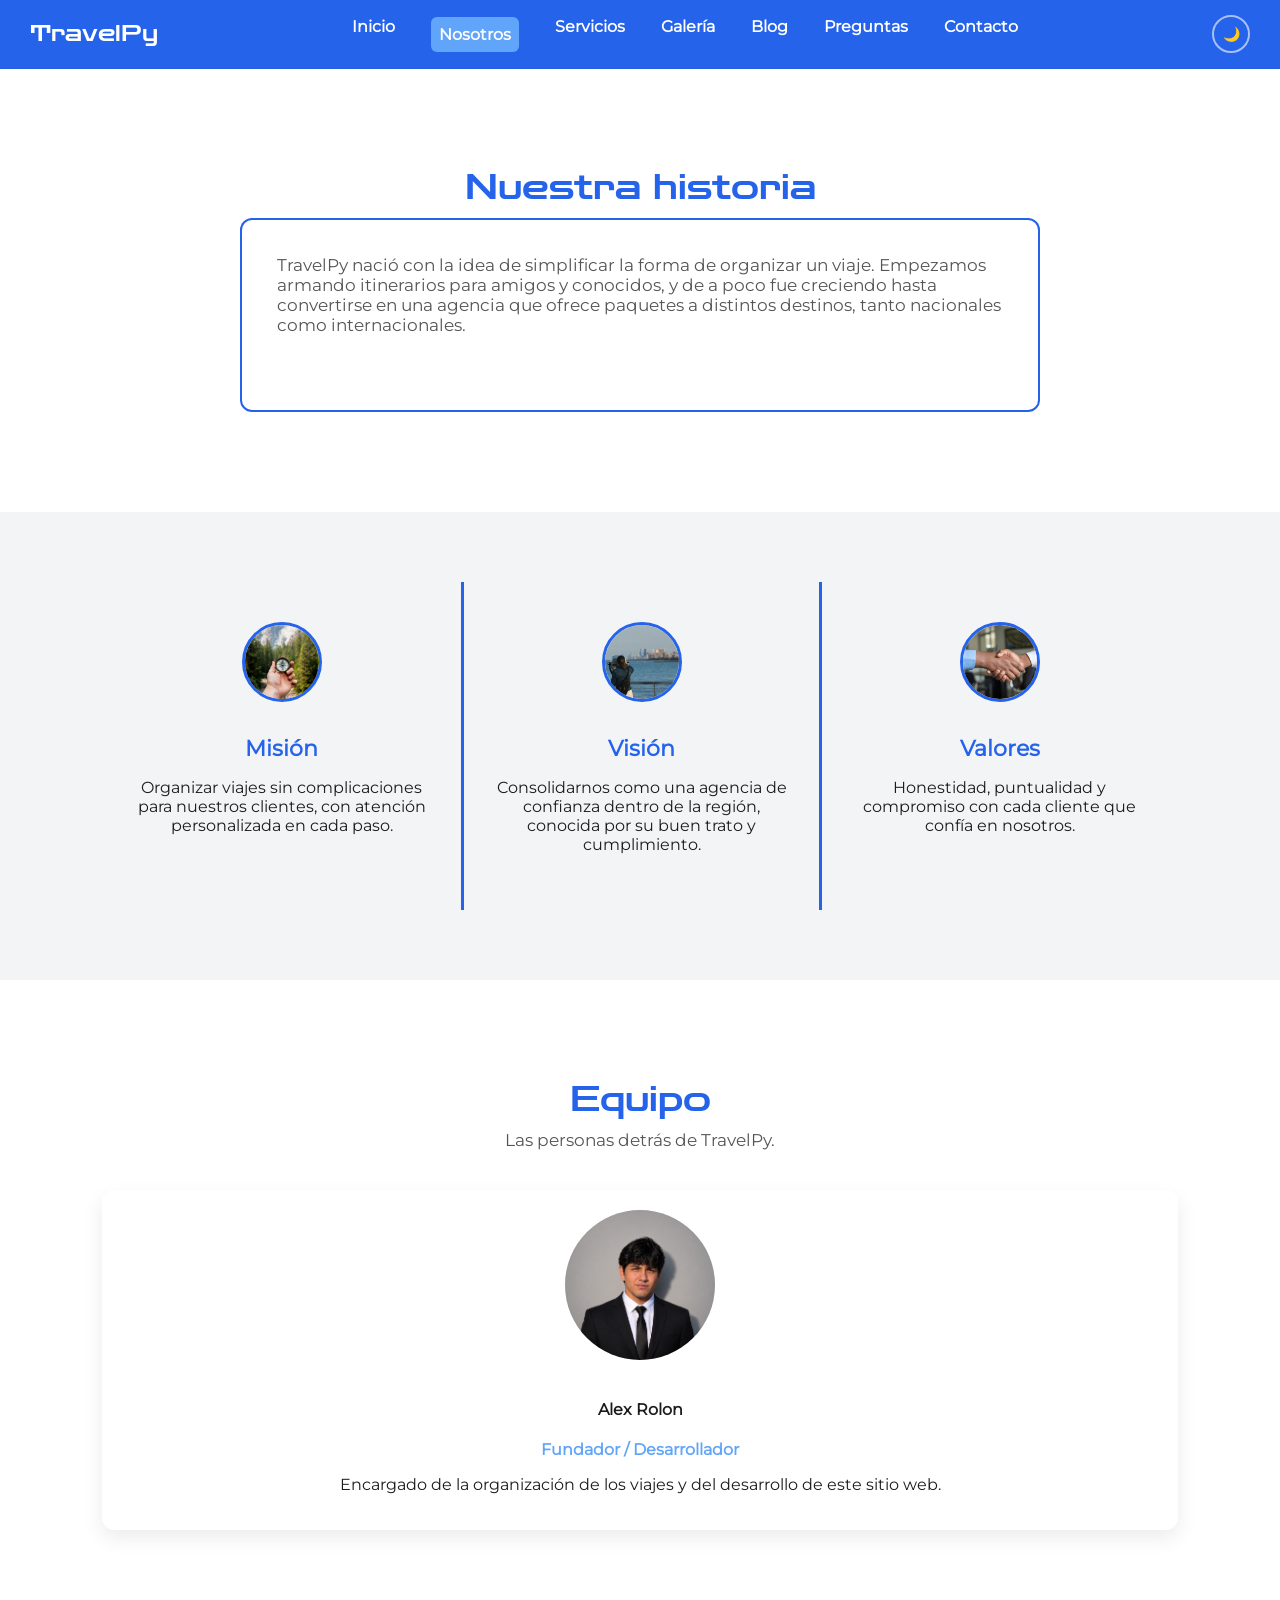
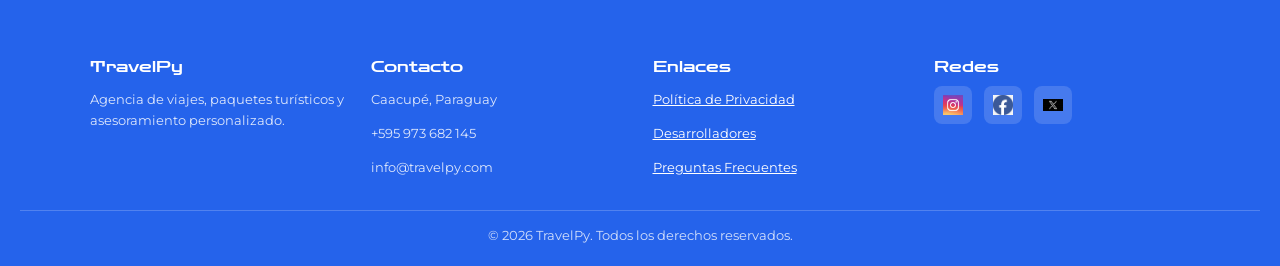
<file: nosotros.html>
<!DOCTYPE html>
<html lang="es">
<head>
  <meta charset="UTF-8">
  <meta name="viewport" content="width=device-width, initial-scale=1.0">
  <title>Nosotros | TravelPy</title>
  <link rel="stylesheet" href="CSS/styles.css">
</head>
<body>

<header>
  <a href="index.html" class="logo">TravelPy</a>

  <nav class="menu-pc">
    <a href="index.html">Inicio</a>
    <a href="nosotros.html" class="activo">Nosotros</a>
    <a href="servicios.html">Servicios</a>
    <a href="galeria.html">Galería</a>
    <a href="blog.html">Blog</a>
    <a href="faq.html">Preguntas</a>
    <a href="contacto.html">Contacto</a>
  </nav>

  <!-- checkbox oculto para abrir/ o cerrar el menu en celu asi no usamos el js -->
  <input type="checkbox" id="menu-boton">
  <label class="menu-boton" for="menu-boton">
    <span></span><span></span><span></span>
  </label>
  <nav class="menu-lateral">
    <label for="menu-boton" class="cerrar-menu">✖</label>
    <a href="index.html">Inicio</a>
    <a href="nosotros.html" class="activo">Nosotros</a>
    <a href="servicios.html">Servicios</a>
    <a href="galeria.html">Galería</a>
    <a href="blog.html">Blog</a>
    <a href="faq.html">Preguntas</a>
    <a href="contacto.html">Contacto</a>
  </nav>

  <button class="temas" onclick="cambiarmodo()" aria-label="Cambiar modo claro/oscuro"></button>
</header>
<!-- Aparece la historia de la empresa y su vision,mision, etc-->
<section class="aparecer">
  <h2 class="titulo-seccion">Nuestra historia</h2>
  <div class="cuadro-destacado">
    <p class="subtitulo-seccion texto-intro">
      TravelPy nació con la idea de simplificar la forma de organizar un viaje. Empezamos
      armando itinerarios para amigos y conocidos, y de a poco fue creciendo
    hasta convertirse en una agencia que ofrece paquetes a distintos destinos, tanto
    nacionales como internacionales.
    </p>
  </div>
</section>
<!--Mision, vision y valores -->
<section class="fondo-gris aparecer">
  <div class="valores-grid">
    <div class="valor">
      <div class="icono"><img src="IMG/icono-mision.jpg" alt="Mano sosteniendo una brújula"></div>
      <h4>Misión</h4>
      <p>Organizar viajes sin complicaciones para nuestros clientes, con atención personalizada en cada paso.</p>
    </div>
    <div class="valor">
      <div class="icono"><img src="IMG/icono-vision.jpg" alt="Persona mirando el horizonte de una ciudad"></div>
      <h4>Visión</h4>
      <p>Consolidarnos como una agencia de confianza dentro de la región, conocida por su buen trato y cumplimiento.</p>
    </div>
    <div class="valor">
      <div class="icono"><img src="IMG/icono-valores.jpg" alt="Apretón de manos"></div>
      <h4>Valores</h4>
      <p>Honestidad, puntualidad y compromiso con cada cliente que confía en nosotros.</p>
    </div>
  </div>
</section>
<!--Mi bio aca y mi presentacion, con foto y todo-->
<section class="aparecer">
  <h2 class="titulo-seccion">Equipo</h2>
  <p class="subtitulo-seccion">Las personas detrás de TravelPy.</p>
  <div class="equipo">
    <div class="miembro">
      <img src="IMG/fotoAlex.png" alt="Alex Rolon">
      <h4>Alex Rolon</h4>
      <p class="rol">Fundador / Desarrollador</p>
      <p>Encargado de la organización de los viajes y del desarrollo de este sitio web.</p>
    </div>
  </div>
</section>

<footer>
  <div class="footer-cuadricula">
    <div>
      <h5>TravelPy</h5>
      <p class="texto-pie">Agencia de viajes, paquetes turísticos y asesoramiento personalizado.</p>
    </div>
    <div>
      <h5>Contacto</h5>
      <p class="texto-pie">Caacupé, Paraguay</p>
      <p class="texto-pie">+595 973 682 145</p>
      <p class="texto-pie">info@travelpy.com</p>
    </div>
    <div>
      <h5>Enlaces</h5>
      <p class="texto-pie"><a href="privacidad.html">Política de Privacidad</a></p>
      <p class="texto-pie"><a href="desarrolladores.html">Desarrolladores</a></p>
      <p class="texto-pie"><a href="faq.html">Preguntas Frecuentes</a></p>
    </div>
    <div>
      <h5>Redes</h5>
      <div class="redes">
        <a href="https://instagram.com/travelpy" aria-label="Instagram"><img src="IMG/logo-instagram.png" alt="Instagram"></a>
        <a href="https://facebook.com/travelpy" aria-label="Facebook"><img src="IMG/logo-facebook.png" alt="Facebook"></a>
        <a href="https://x.com/travelpy" aria-label="X"><img src="IMG/logo-x.png" alt="X"></a>
      </div>
    </div>
  </div>
  <p class="derechos">© 2026 TravelPy. Todos los derechos reservados.</p>
</footer>

<script src="JS/script.js"></script>
</body>
</html>
</file>
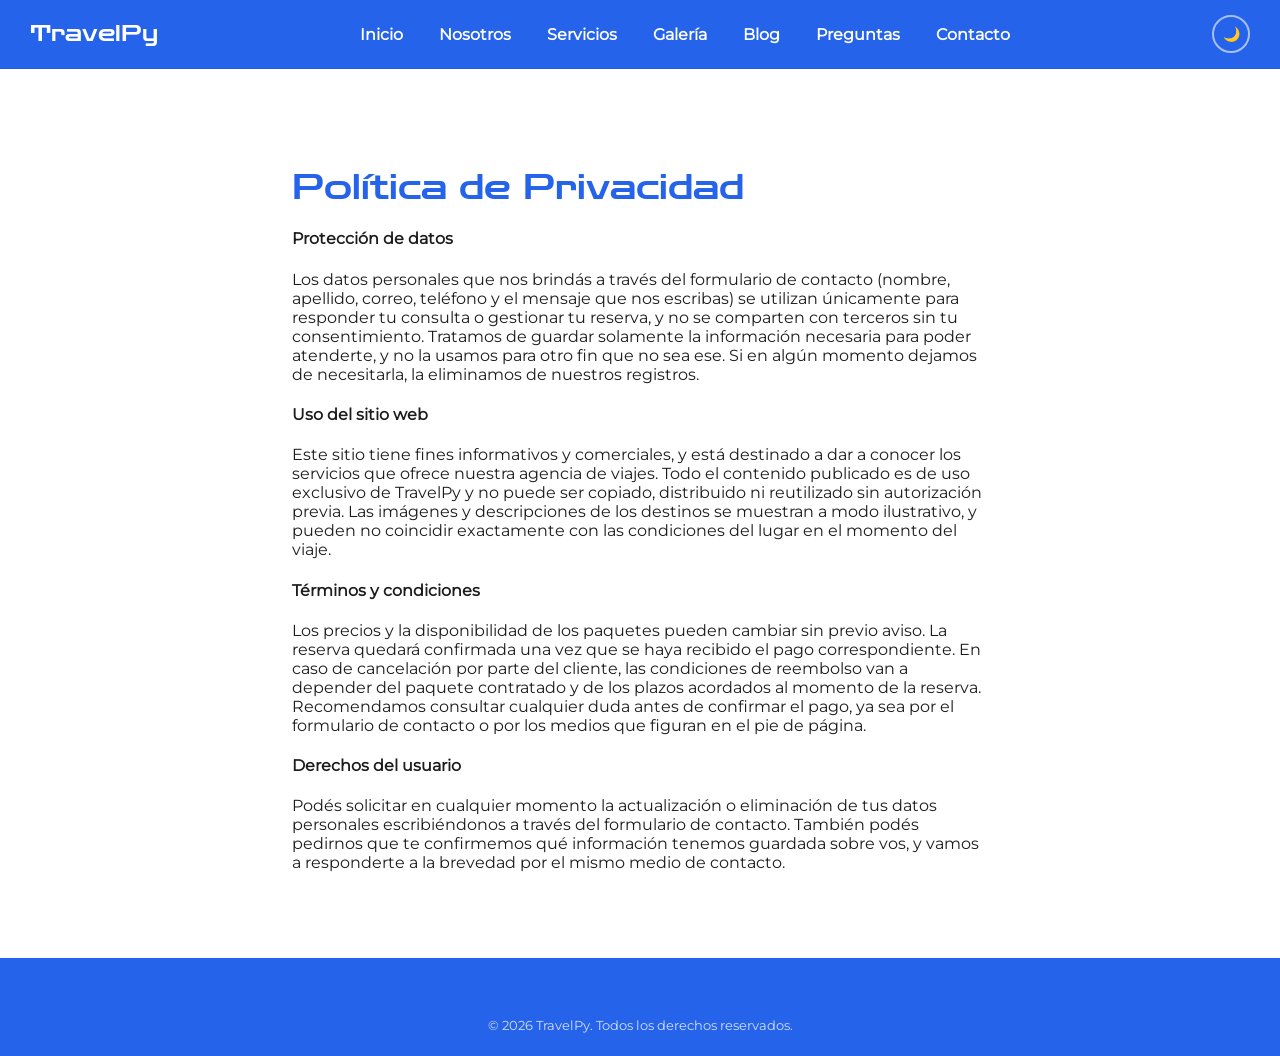
<file: privacidad.html>
<!DOCTYPE html>
<html lang="es">
<head>
  <meta charset="UTF-8">
  <meta name="viewport" content="width=device-width, initial-scale=1.0">
  <title>Política de Privacidad | TravelPy</title>
  <link rel="stylesheet" href="CSS/styles.css">
</head>
<body>

<header>
  <a href="index.html" class="logo">TravelPy</a>

  <nav class="menu-pc">
    <a href="index.html">Inicio</a>
    <a href="nosotros.html">Nosotros</a>
    <a href="servicios.html">Servicios</a>
    <a href="galeria.html">Galería</a>
    <a href="blog.html">Blog</a>
    <a href="faq.html">Preguntas</a>
    <a href="contacto.html">Contacto</a>
  </nav>

  <!-- checkbox oculto para abrir/cerrar el menu en celu, sin usar js -->
  <input type="checkbox" id="menu-boton">
  <label class="menu-boton" for="menu-boton">
    <span></span><span></span><span></span>
  </label>
  <nav class="menu-lateral">
    <label for="menu-boton" class="cerrar-menu">✖</label>
    <a href="index.html">Inicio</a>
    <a href="nosotros.html">Nosotros</a>
    <a href="servicios.html">Servicios</a>
    <a href="galeria.html">Galería</a>
    <a href="blog.html">Blog</a>
    <a href="faq.html">Preguntas</a>
    <a href="contacto.html">Contacto</a>
  </nav>

  <button class="temas" onclick="cambiarmodo()" aria-label="Cambiar modo claro/oscuro"></button>
</header>

<section class="aparecer pagina-legal">
  <h2 class="titulo-seccion">Política de Privacidad</h2>

  <h4>Protección de datos</h4>
  <p>Los datos personales que nos brindás a través del formulario de contacto (nombre, apellido,
  correo, teléfono y el mensaje que nos escribas) se utilizan únicamente para responder tu consulta
  o gestionar tu reserva, y no se comparten con terceros sin tu consentimiento. Tratamos de guardar
  solamente la información necesaria para poder atenderte, y no la usamos para otro fin que no sea
  ese. Si en algún momento dejamos de necesitarla, la eliminamos de nuestros registros.</p>

  <h4>Uso del sitio web</h4>
  <p>Este sitio tiene fines informativos y comerciales, y está destinado
     a dar a conocer los servicios que ofrece nuestra agencia de viajes.
      Todo el contenido publicado es de uso exclusivo de TravelPy y
      no puede ser copiado, distribuido ni reutilizado sin autorización previa.
      Las imágenes y descripciones de los destinos se muestran a modo ilustrativo, y pueden no
      coincidir exactamente con las condiciones del lugar en el momento del viaje.</p>

  <h4>Términos y condiciones</h4>
  <p>Los precios y la disponibilidad de los paquetes pueden cambiar sin previo aviso.
     La reserva quedará confirmada una vez que se haya recibido el pago correspondiente.
     En caso de cancelación por parte del cliente, las condiciones de reembolso van a depender
     del paquete contratado y de los plazos acordados al momento de la reserva. Recomendamos
     consultar cualquier duda antes de confirmar el pago, ya sea por el formulario de contacto
     o por los medios que figuran en el pie de página.
  </p>

  <h4>Derechos del usuario</h4>
  <p>Podés solicitar en cualquier momento la actualización o eliminación de tus datos personales
  escribiéndonos a través del formulario de contacto. También podés pedirnos que te confirmemos
  qué información tenemos guardada sobre vos, y vamos a responderte a la brevedad por el mismo
  medio de contacto.</p>
</section>

<footer>
  <p class="derechos sin-borde-arriba">© 2026 TravelPy. Todos los derechos reservados.</p>
</footer>
<script src="JS/script.js"></script>
</body>
</html>
</file>
<file: CSS/styles.css>
@font-face {
    font-family: "Montserrat-Regular";
    src: url("../fonts/static/Montserrat-Regular.ttf") format("truetype");
    font-weight: 400;
}
@font-face {
    font-family: "ZenDots";
    src: url(../fonts/ZenDots-Regular.ttf) format("truetype");
    font-weight: 700;
}

*, *::before, *::after {
    box-sizing: border-box;
}

html {
    scroll-behavior: smooth;
}

html, body {
    width: 100%;
}

body {
    background-color: #FFFFFF;
    color: #1c1c1c;
    font-family: "Montserrat-Regular", Arial, sans-serif;
    font-weight: 400;
    padding: 0;
    margin: 0;
}

@keyframes aparecer {
    from { opacity: 0; transform: scale(0.9); }
    to   { opacity: 1; transform: scale(1); }
}

.aparecer {
    animation-name: aparecer;
    animation-timeline: view();
    animation-range: entry 15% cover 40%;
    animation-fill-mode: both;
}

/*header*/
header {
    position: sticky;
    top: 0;
    z-index: 1000;
    display: flex;
    align-items: center;
    justify-content: space-between;
    padding: 15px 30px;
    background-color: #2563EB;
    border-bottom: 1px solid rgba(0,0,0,0.05);
}

.logo {
    display: flex;
    align-items: center;
    font-family: "ZenDots", sans-serif;
    font-size: 22px;
    color: white;
    text-decoration: none;
    gap: 8px;
}

.logo img {
    height: 45px;
}

nav.menu-pc {
    display: flex;
}

nav a {
    font-family: "Montserrat-Regular", Arial, sans-serif;
    font-weight: bold;
    margin: 0 18px;
    text-decoration: none;
    color: #ffffff;
    transition: background-color .2s ease, color .2s ease;
}

nav a:hover,
nav a.activo {
    color: #ffffff;
    background-color: #60A5FA;
    padding: 8px;
    border-radius: 6px;
}

/* Botón claro/oscuro */
.temas::after {
    content: "🌙";
}
.temas {
    font-size: 14px;
    color: #ffffff;
    background-color: transparent;
    border: 2px solid rgba(255,255,255,0.6);
    border-radius: 50%;
    width: 38px;
    height: 38px;
    cursor: pointer;
}
.temas:hover {
    background-color: rgba(255,255,255,0.15);
}

/* checkbox oculto que controla el menu del celu con css */
#menu-boton { display: none; }
.menu-boton { display: none; }
.menu-lateral { display: none; }

.boton, button.boton {
    display: inline-block;
    font-family: "Montserrat-Regular", Arial, sans-serif;
    font-weight: bold;
    background-color: #2563EB;
    color: white;
    border: none;
    border-radius: 8px;
    padding: 12px 28px;
    cursor: pointer;
    text-decoration: none;
    transition: background-color .2s ease, transform .2s ease;
}
.boton:hover {
    background-color: #60A5FA;
    transform: translateY(-2px);
}
.boton-borde {
    background: transparent;
    border: 2px solid white;
    color: white;
}
.boton-borde:hover {
    background: white;
    color: #2563EB;
}

.portada {
    display: flex;
    flex-direction: column;
    justify-content: center;
    align-items: flex-start;
    min-height: 90vh;
    width: 100%;
    position: relative;
    overflow: hidden;
    padding: 0 8%;
    background: linear-gradient(135deg, #2563EB, #1e3a8a);
}

.portada-media {
    position: absolute;
    inset: 0;
    width: 100%;
    height: 100%;
    object-fit: cover;
    z-index: 0;
    opacity: 0;
    transition: opacity 1s ease;
    animation: acercarFondo 18s ease-in-out infinite alternate;
}

/* el js le agrega esta clase a la foto que le toca mostrar */
.portada-media.activa {
    opacity: 0.55;
}

@keyframes acercarFondo {
    from {
        transform: scale(1);
    }
    to {
        transform: scale(1.15);
    }
}

.portada::before {
    content: "";
    position: absolute;
    inset: 0;
    background: linear-gradient(to bottom, rgba(0,0,0,0.15), rgba(0,0,0,0.55));
    z-index: 1;
    pointer-events: none;
}

.portada-info {
    position: relative;
    z-index: 2;
    color: white;
    max-width: 650px;
}

.portada-info .eslogan {
    font-family: "ZenDots", sans-serif;
    font-size: 42px;
    line-height: 1.2;
    margin-bottom: 20px;
}

.portada-info p {
    font-size: 18px;
    text-align: left;
    margin-bottom: 30px;
}

.scroll-abajo {
    position: absolute;
    bottom: 25px;
    left: 50%;
    transform: translateX(-50%);
    z-index: 2;
    color: white;
    font-size: 26px;
    text-decoration: none;
    animation: rebotar 1.6s ease-in-out infinite;
}

@keyframes rebotar {
    0%, 100% { transform: translate(-50%, 0); }
    50% { transform: translate(-50%, 10px); }
}

section {
    padding: 70px 8%;
}

.titulo-seccion {
    font-family: "ZenDots", sans-serif;
    font-size: 34px;
    text-align: center;
    color: #2563EB;
    margin-bottom: 10px;
}

.subtitulo-seccion {
    text-align: center;
    font-size: 17px;
    color: #555;
    max-width: 700px;
    margin: 0 auto 40px;
}

.fondo-gris {
    background-color: #F3F4F6;
}

.cuadro-destacado {
    max-width: 800px;
    margin: 0 auto 30px;
    padding: 35px;
    border: 2px solid #2563EB;
    border-radius: 12px;
    text-align: center;
}

.cuadricula {
    display: grid;
    grid-template-columns: repeat(auto-fit, minmax(260px, 1fr));
    gap: 25px;
    margin-top: 30px;
}

.tarjeta {
    background: white;
    border-radius: 12px;
    overflow: hidden;
    box-shadow: 0 8px 20px rgba(0,0,0,0.10);
    display: flex;
    flex-direction: column;
}

.tarjeta img {
    width: 100%;
    height: 200px;
    object-fit: cover;
    transition: transform .3s ease;
}

.tarjeta:hover img {
    transform: scale(1.08);
}

.tarjeta-info {
    padding: 18px;
    display: flex;
    flex-direction: column;
    gap: 8px;
    flex: 1;
}

.tarjeta-info h4 {
    font-family: "Montserrat-Regular", Arial, sans-serif;
    font-size: 20px;
    margin: 0;
}

.tarjeta-info .categoria {
    font-size: 12px;
    text-transform: uppercase;
    letter-spacing: 1px;
    color: #60A5FA;
    font-weight: bold;
}

.tarjeta-info .precio {
    font-weight: bold;
    color: #2563eb;
    font-size: 18px;
    margin-top: auto; /* empuja el precio y el boton abajo aunque el texto de arriba varie de largo */
}

.tarjeta-info p {
    margin-top: auto;
    margin-bottom: 0;
}

.tarjeta-info .boton-tarjeta {
    align-self: flex-start;
    padding: 8px 18px;
    border: none;
    border-radius: 6px;
    cursor: pointer;
    font-size: 14px;
    background-color: #2563EB;
    color: white;
}
.tarjeta-info .boton-tarjeta:hover {
    background-color: #60A5FA;
}

.beneficios {
    display: grid;
    grid-template-columns: repeat(auto-fit, minmax(200px, 1fr));
    gap: 25px;
    text-align: center;
}
.beneficio {
    padding: 35px 25px;
    border-left: 1px solid #ddd; /* raya que separa cada columna */
}
.beneficio:first-child {
    border-left: none; /* el primero no necesita raya a la izquierda */
}
.beneficio .icono {
    margin-bottom: 12px;
}
.beneficio .icono img {
    width: 72px;
    height: 72px;
    object-fit: cover;
    border-radius: 50%;
    border: 3px solid #2563EB;
}

.valores-grid {
    display: grid;
    grid-template-columns: repeat(auto-fit, minmax(220px, 1fr));
    gap: 0;
    text-align: center;
}
.valor {
    padding: 40px 30px;
    border-left: 3px solid #2563EB;
}
.valor:first-child {
    border-left: none;
}
.valor .icono {
    margin-bottom: 14px;
}
.valor .icono img {
    width: 80px;
    height: 80px;
    object-fit: cover;
    border-radius: 50%;
    border: 3px solid #2563EB;
}
.valor h4 {
    color: #2563EB;
    font-size: 22px;
    margin-bottom: 10px;
}

.cifras {
    display: grid;
    grid-template-columns: repeat(auto-fit, minmax(150px, 1fr));
    gap: 25px;
    text-align: center;
}
.cifra .numero {
    font-family: "ZenDots", sans-serif;
    font-size: 38px;
    color: #2563EB;
}
.cifra p {
    margin-top: 6px;
    color: #555;
}

.testimonios {
    display: grid;
    grid-template-columns: repeat(auto-fit, minmax(260px, 1fr));
    gap: 25px;
}
.testimonio {
    background: white;
    border-left: 4px solid #60A5FA;
    border-radius: 12px;
    padding: 20px;
    box-shadow: 0 8px 20px rgba(0,0,0,0.08);
}
.testimonio .autor {
    margin-top: 12px;
    font-weight: bold;
    color: #2563EB;
}

.galeria-cuadricula {
    display: grid;
    grid-template-columns: repeat(auto-fill, minmax(220px, 1fr)); /* columnas automaticas de al menos 220px, sin media queries */
    gap: 12px;
}
.galeria-cuadricula figure {
    margin: 0;
    overflow: hidden;
    border-radius: 8px;
    cursor: pointer;
    position: relative;
}
.galeria-cuadricula img {
    width: 100%;
    height: 200px;
    object-fit: cover;
    transition: transform .3s ease;
}
.galeria-cuadricula figure:hover img {
    transform: scale(1.08);
}

.accordion-item {
    border-bottom: 1px solid #ddd;
}
.accordion-header {
    width: 100%;
    text-align: left;
    background: none;
    border: none;
    padding: 18px 5px;
    font-size: 17px;
    font-weight: bold;
    color: #1c1c1c;
    cursor: pointer;
    display: flex;
    justify-content: space-between;
    align-items: center;
}
.accordion-header::after {
    content: "+";
    font-size: 22px;
    color: #2563EB;
}
.accordion-item.activo .accordion-header::after {
    content: "−";
}
.accordion-body {
    max-height: 0;
    overflow: hidden;
    transition: max-height .3s ease;
    padding: 0 5px;
    color: #555;
}
.accordion-item.activo .accordion-body {
    max-height: 300px;
    padding-bottom: 18px;
}

.equipo {
    display: grid;
    grid-template-columns: repeat(auto-fit, minmax(220px, 1fr));
    gap: 25px;
}
.miembro {
    text-align: center;
    background: white;
    border-radius: 12px;
    padding: 20px;
    box-shadow: 0 8px 20px rgba(0,0,0,0.08);
}
.miembro img {
    width: 150px;
    height: 150px;
    object-fit: cover;
    border-radius: 50%;
    margin-bottom: 15px;
}
.miembro .rol {
    color: #60A5FA;
    font-weight: bold;
    margin-bottom: 8px;
}

.tecnologias {
    display: flex;
    flex-wrap: wrap;
    justify-content: center;
    gap: 8px;
    margin-top: 8px;
}
.badge-tec {
    background-color: #2563EB;
    color: white;
    font-size: 13px;
    font-weight: bold;
    padding: 5px 14px;
    border-radius: 20px;
}

/*modal*/
.modal {
    display: none;
    position: fixed;
    inset: 0;
    background: rgba(0, 0, 0, 0.65);
    justify-content: center;
    align-items: center;
    padding: 20px;
    z-index: 9999;
}
.modal.activo {
    display: flex;
}
.modal-contenido {
    background: white;
    width: 100%;
    max-width: 420px;
    padding: 25px;
    border-radius: 15px;
    text-align: center;
    z-index: 10000;
    animation: aparecer 0.3s ease;
    position: relative;
}
.modal-contenido h3 {
    color: #2563EB;
    margin-bottom: 10px;
}
.modal-contenido p {
    color: #333;
    margin-bottom: 20px;
}
.modal-contenido button {
    width: 100%;
    padding: 10px;
    background: #2563EB;
    color: white;
    border: none;
    border-radius: 8px;
    cursor: pointer;
}
.modal-contenido button.modal-cerrar {
    position: absolute;
    top: 12px;
    right: 16px;
    width: auto;
    background: none;
    border: none;
    font-size: 20px;
    line-height: 1;
    padding: 4px;
    cursor: pointer;
    color: #888;
}
.modal-contenido button.modal-cerrar:hover {
    color: #333;
}

.volver-arriba {
    position: fixed;
    bottom: 25px;
    right: 25px;
    background: #2563eb;
    color: white;
    border: none;
    border-radius: 50%;
    width: 46px;
    height: 46px;
    font-size: 20px;
    cursor: pointer;
    display: none;
    align-items: center;
    justify-content: center;
    box-shadow: 0 4px 12px rgba(0,0,0,0.25);
    z-index: 500;
}
.volver-arriba.visible {
    display: flex;
}

footer {
    background-color: #2563EB;
    padding: 30px 20px 10px;
}
.footer-cuadricula {
    display: grid;
    grid-template-columns: repeat(auto-fit, minmax(220px, 1fr));
    gap: 25px;
    max-width: 1100px;
    margin: 0 auto 20px;
}
.footer-cuadricula h5 {
    font-family: "ZenDots", sans-serif;
    font-size: 16px;
    color: white;
    margin-bottom: 10px;
}
.texto-pie {
    font-family: "Montserrat-Regular", Arial, sans-serif;
    font-size: 13px;
    color: rgba(255,255,255,0.85);
    line-height: 1.6;
}
.texto-pie a {
    color: white;
}
.redes {
    display: flex;
    align-items: center;
    gap: 12px;
}
.redes a {
    display: flex;
    align-items: center;
    justify-content: center;
    width: 38px;
    height: 38px;
    font-size: 18px;
    text-decoration: none;
    border-radius: 8px;
    background: rgba(255, 255, 255, 0.15);
}
.redes a img {
    width: 20px;
    height: 20px;
    object-fit: contain;
}
.redes a:hover {
    background: rgba(255, 255, 255, 0.3);
}
.derechos {
    text-align: center;
    color: rgba(255,255,255,0.8);
    font-size: 13px;
    border-top: 1px solid rgba(255,255,255,0.2);
    padding-top: 1rem;
}

.derechos.sin-borde-arriba {
    border-top: none;
}

.centrado {
    text-align: center;
}

.texto-izquierda {
    text-align: left;
}

.espacio-arriba {
    margin-top: 30px;
}

.boton-separado {
    margin-left: 12px;
}

.redes-separadas {
    margin-top: 15px;
}

.modal-noticia {
    max-width: 550px;
    text-align: left;
}

/* caja de tamaño fijo para que todas las fotos del lightbox se vean iguales, 
sin importar si son verticales  o si sonhorizontales */
.modal-imagen {
    width: 700px;
    max-width: 90vw;
    height: 70vh;
    padding: 10px;
    display: flex;
    align-items: center;
    justify-content: center;
}

.imagen-modal {
    width: 100%;
    height: 100%;
    object-fit: cover;
    display: block;
    border-radius: 8px;
}

.pagina-legal {
    max-width: 900px;
    margin: 0 auto;
}

.pagina-legal h2,
.pagina-legal h4,
.pagina-legal p {
    text-align: left;
}

.texto-intro {
    text-align: left;
    max-width: 900px;
}

/*modo oscuro*/
body.dark {
    background-color: #111;
    color: #eee;
}
body.dark header,
body.dark footer {
    background-color: #000;
}
body.dark .fondo-gris {
    background-color: #1a1a1a;
}
body.dark .tarjeta,
body.dark .miembro,
body.dark .testimonio {
    background: #1b1b1b;
    color: #eee;
    box-shadow: 0 8px 20px rgba(255,255,255,0.08);
}
body.dark .cifra .numero {
    color: #60A5FA;
}
body.dark .cifra p {
    color: #aaa;
}
body.dark .titulo-seccion {
    color: #60A5FA;
}
body.dark .valor h4 {
    color: #60A5FA;
}
body.dark .valor {
    border-left-color: #60A5FA;
}
body.dark .valor .icono img, body.dark .beneficio .icono img {
    border-color: #60A5FA;
}
body.dark .cuadro-destacado {
    border-color: #60A5FA;
}
body.dark .subtitulo-seccion {
    color: #aaa;
}
body.dark .modal-contenido {
    background: #1b1b1b;
    color: #eee;
    border: 2px solid #60A5FA;
}
body.dark .modal-contenido p {
    color: #ddd;
}
body.dark .modal-contenido h3 {
    color: #60A5FA;
}
body.dark .modal-contenido .categoria {
    color: #60A5FA;
}
body.dark .accordion-header {
    color: #eee;
}
body.dark .accordion-body {
    color: #bbb;
}
body.dark .temas::after {
    content: "☀️";
}

/*responsive*/
@media (max-width: 1200px) {
    nav.menu-pc {
        display: none;
    }

    .menu-boton {
        display: flex;
        flex-direction: column;
        gap: 5px;
        cursor: pointer;
        z-index: 2001;
    }
    .menu-boton span {
        width: 28px;
        height: 3px;
        background: white;
        border-radius: 4px;
    }

    .menu-lateral {
        position: fixed;
        top: 0;
        left: -270px;
        width: 250px;
        height: 100vh;
        background: #2563EB;
        display: flex;
        flex-direction: column;
        padding-top: 80px;
        transition: .3s;
        z-index: 2000;
    }
    .menu-lateral a {
        color: white;
        padding: 16px 24px;
        text-decoration: none;
        border-bottom: 1px solid rgba(255,255,255,0.15);
    }
    .cerrar-menu {
        position: absolute;
        top: 20px;
        right: 20px;
        font-size: 26px;
        color: white;
        cursor: pointer;
    }
    #menu-boton:checked ~ .menu-lateral {
        left: 0;
    }
    #menu-boton:checked ~ .menu-boton {
        display: none;
    }

    .portada-info .eslogan {
        font-size: 30px;
    }

    .portada-info .boton-separado {
        margin-left: 0;
        margin-top: 12px;
    }

    section {
        padding: 50px 6%;
    }

    .beneficio {
        border-left: none;
        border-top: 1px solid #ddd;
    }
    .beneficio:first-child {
        border-top: none;
    }

    .valor {
        border-left: none;
        border-top: 3px solid #2563EB;
    }
    .valor:first-child {
        border-top: none;
    }
}
</file>
